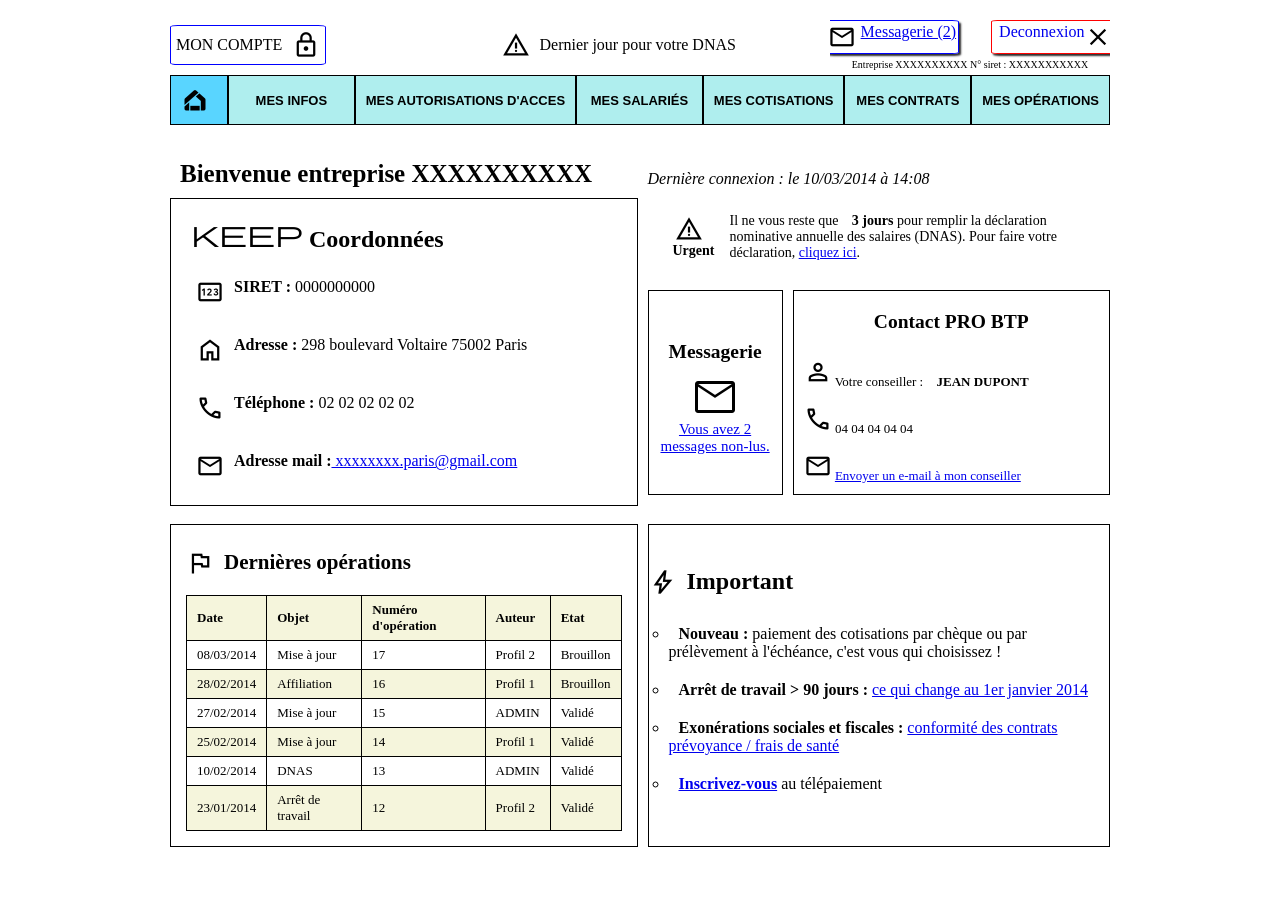
<file: maquette_CSS_pur/index.html>
<!DOCTYPE html>
<html lang="fr">
  <head>
    <meta charset="UTF-8" />
    <meta name="viewport" content="width=device-width, initial-scale=1.0" />
    <link
      href="https://fonts.googleapis.com/css2?family=Material+Symbols+Outlined"
      rel="stylesheet"
    />
    <style>
      .material-symbols-outlined {
        font-family: "Material Symbols Outlined";
        font-weight: normal;
        font-style: normal;
        font-size: 28px;
        display: inline-block;
        line-height: 1;
        text-transform: none;
        letter-spacing: normal;
        word-wrap: normal;
        white-space: nowrap;
        direction: ltr;
      }
    </style>
    <link rel="stylesheet" href="/maquette_CSS_pur/style.css" />
    <title>Maquette2</title>
  </head>
  <body>
    <div id="conteneur">
      <header class="grid">
        <!-- MON COMPTE -->
        <div id="moncompte">
          <p><a href="#">MON COMPTE</a></p>
          <span class="material-symbols-outlined"> lock </span>
        </div>
        <!-- INFOS -->
        <div id="infos">
          <span class="material-symbols-outlined"> warning </span>
          <p>Dernier jour pour votre DNAS</p>
        </div>
        <!-- ==================== ZONE DECONNEXION / MESSAGERIE =====================-->
        <div id="zonedeco">
          <div id="blocdeco">
            <div id="messagelink">
              <span class="material-symbols-outlined" id="maillogo">
                mail
              </span>
              <a href="ms-outlook:">Messagerie (2)</a>
            </div>
            <div id="decolink">
              <a href="/maquette_CSS_pur/deconnexion.html">Deconnexion</a>
              <span class="material-symbols-outlined"> close </span>
            </div>
          </div>
          <p id="siret">Entreprise XXXXXXXXXX N° siret : XXXXXXXXXXX</p>
        </div>
        <!-- NAVIGATION -->
        <nav id="nav">
          <ul>
            <li class="homebutton">
              <span class="material-symbols-outlined">home_app_logo</span>
            </li>
            <li><a href="#">MES INFOS</a></li>
            <li><a href="#">MES AUTORISATIONS D'ACCES</a></li>
            <li><a href="#">MES SALARIÉS</a></li>
            <li><a href="#">MES COTISATIONS</a></li>
            <li><a href="#">MES CONTRATS</a></li>
            <li><a href="#">MES OPÉRATIONS</a></li>
          </ul>
        </nav>
      </header>

      <!--=========================== ZONE COORDONNEES ============================-->
      <main class="content">
        <section id="coordonnees">
          <h1>Bienvenue entreprise XXXXXXXXXX</h1>
          <div id="zonecoordonnees">
            <h2>
              <span class="material-symbols-outlined"> keep </span> Coordonnées
            </h2>

            <div class="symbolscoodonnees">
              <span class="material-symbols-outlined"> pin </span>
              <p><strong>SIRET :</strong> 0000000000</p>
            </div>
            <div class="symbolscoodonnees">
              <span class="material-symbols-outlined"> home </span>
              <p>
                <strong>Adresse :</strong> 298 boulevard Voltaire 75002 Paris
              </p>
            </div>
            <div class="symbolscoodonnees">
              <span class="material-symbols-outlined"> call </span>
              <p><strong> Téléphone :</strong> 02 02 02 02 02</p>
            </div>
            <div class="symbolscoodonnees">
              <span class="material-symbols-outlined"> mail </span>
              <p>
                <strong> Adresse mail :</strong
                ><a href="mailto:xxxxxxxx.paris@gmail.com">
                  xxxxxxxx.paris@gmail.com</a
                >
              </p>
            </div>
          </div>
        </section>
        <!-- ============================== ZONE WARNING DOTTED ======================-->
        <section id="zone-droite">
          <div id="derniereco">Dernière connexion : le 10/03/2014 à 14:08</div>
          <div id="warning-box">
            <div class="logowarning">
              <span class="material-symbols-outlined">warning</span>
              <strong>Urgent</strong>
            </div>
            <p>
              Il ne vous reste que <strong>3 jours</strong> pour remplir la
              déclaration nominative annuelle des salaires (DNAS). Pour faire
              votre déclaration, <a href="#">cliquez ici</a>.
            </p>
          </div>

          <!-- ZONE MESSAGERIE -->
          <div id="wrapper">
            <div id="messagebox">
              <h2>Messagerie</h2>
              <span class="material-symbols-outlined mail-icon"> mail </span>
              <a href="ms-outlook:"> <p>Vous avez 2 messages non-lus.</p> </a>
            </div>
            <!-- ZONE CONTACT BTP -->
            <div id="contactbox">
              <div id="contacth2">
                <h2>Contact PRO BTP</h2>
              </div>
              <p>
                <span class="material-symbols-outlined">person</span> Votre
                conseiller : <strong>JEAN DUPONT</strong>
              </p>
              <p>
                <span class="material-symbols-outlined">call</span> 04 04 04 04
                04
              </p>
              <p>
                <span class="material-symbols-outlined">mail</span>
                <a href="#">Envoyer un e-mail à mon conseiller</a>
              </p>
            </div>
          </div>
        </section>
        <section id="tableau">
          <div id="tableauflag">
            <span class="material-symbols-outlined"> flag </span>
            <h2>Dernières opérations</h2>
          </div>
          <table>
            <thead>
              <tr>
                <th>Date</th>
                <th>Objet</th>
                <th>Numéro d'opération</th>
                <th>Auteur</th>
                <th>Etat</th>
              </tr>
            </thead>
            <tbody>
              <tr>
                <td>08/03/2014</td>
                <td>Mise à jour</td>
                <td>17</td>
                <td>Profil 2</td>
                <td>Brouillon</td>
              </tr>
              <tr>
                <td>28/02/2014</td>
                <td>Affiliation</td>
                <td>16</td>
                <td>Profil 1</td>
                <td>Brouillon</td>
              </tr>
              <tr>
                <td>27/02/2014</td>
                <td>Mise à jour</td>
                <td>15</td>
                <td>ADMIN</td>
                <td>Validé</td>
              </tr>
              <tr>
                <td>25/02/2014</td>
                <td>Mise à jour</td>
                <td>14</td>
                <td>Profil 1</td>
                <td>Validé</td>
              </tr>
              <tr>
                <td>10/02/2014</td>
                <td>DNAS</td>
                <td>13</td>
                <td>ADMIN</td>
                <td>Validé</td>
              </tr>
              <tr>
                <td>23/01/2014</td>
                <td>Arrêt de travail</td>
                <td>12</td>
                <td>Profil 2</td>
                <td>Validé</td>
              </tr>
            </tbody>
          </table>
        </section>

        <section id="important">
          <div id="importanth2">
            <span class="material-symbols-outlined">bolt</span>
            <h2>Important</h2>
          </div>
          <ul>
            <li>
              <strong>Nouveau :</strong> paiement des cotisations par chèque ou
              par prélèvement à l'échéance, c'est vous qui choisissez !
            </li>
            <li>
              <strong>Arrêt de travail &gt; 90 jours :</strong>
              <a href="#">ce qui change au 1er janvier 2014</a>
            </li>
            <li>
              <strong>Exonérations sociales et fiscales :</strong>
              <a href="#"
                >conformité des contrats prévoyance / frais de santé</a
              >
            </li>
            <li>
              <a href="#"><strong>Inscrivez-vous</strong></a> au télépaiement
            </li>
          </ul>
        </section>
      </main>
    </div>
  </body>
</html>
</file>
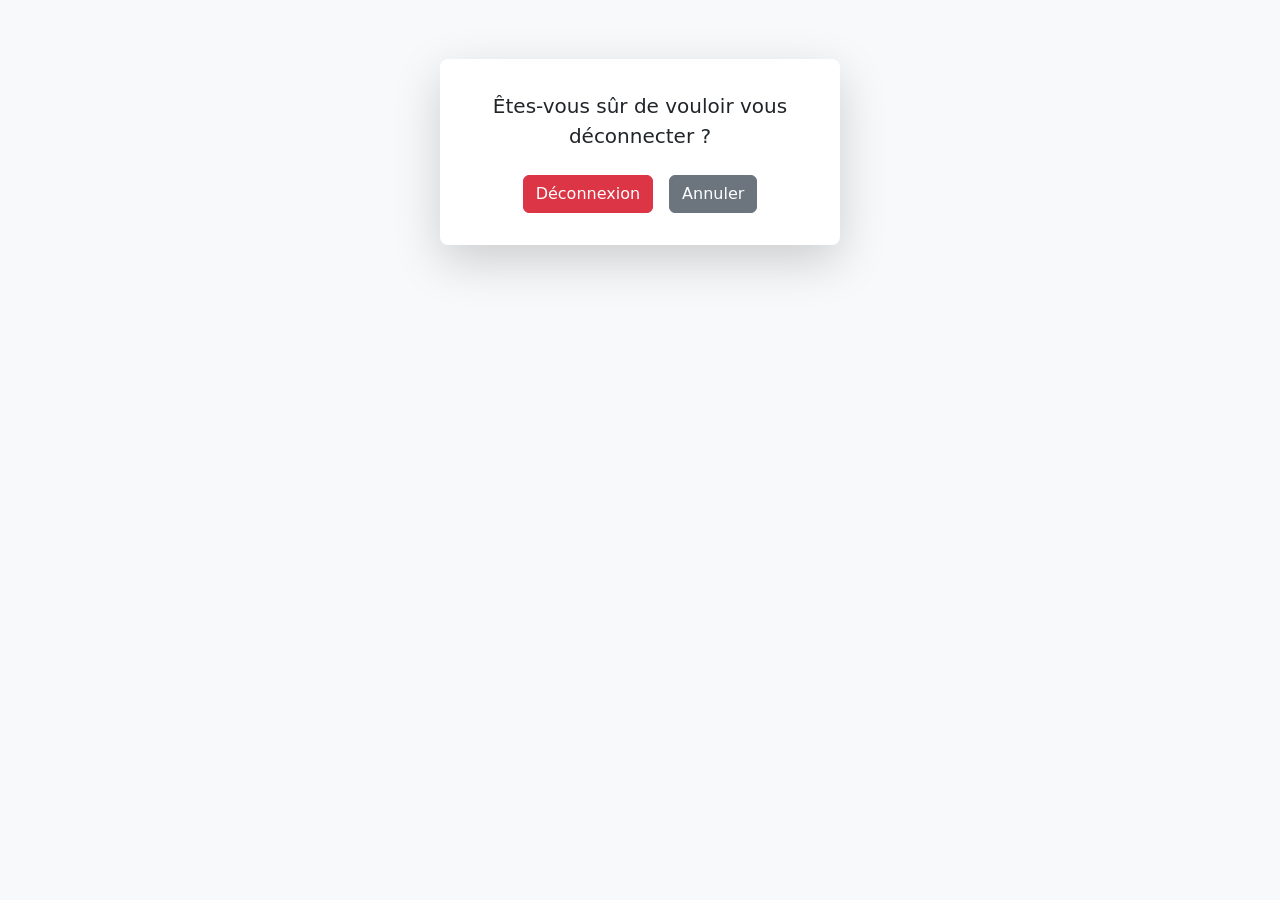
<file: maquette_Bootstrap/deconnexionBS.html>
<!DOCTYPE html>
<html lang="fr">
  <head>
    <meta charset="UTF-8" />
    <meta name="viewport" content="width=device-width, initial-scale=1.0" />
    <link
      href="https://cdn.jsdelivr.net/npm/bootstrap@5.3.8/dist/css/bootstrap.min.css"
      rel="stylesheet"
      integrity="sha384-sRIl4kxILFvY47J16cr9ZwB07vP4J8+LH7qKQnuqkuIAvNWLzeN8tE5YBujZqJLB"
      crossorigin="anonymous"
    />
    <link
      href="https://fonts.googleapis.com/css2?family=Material+Symbols+Outlined"
      rel="stylesheet"
    />

    <style>
      body {
        height: 16rem;
      }
      .popup-box {
        max-width: 400px;
        width: 100%;
        padding: 2rem;
      }
    </style>
    <title>Déconnexion</title>
  </head>
  <body class="d-flex justify-content-center align-items-center bg-light">
    <div
      class="container popup-box text-center rounded-3 shadow-lg bg-white mt-5"
    >
      <p class="mb-4 fs-5">Êtes-vous sûr de vouloir vous déconnecter ?</p>
      <div class="d-flex justify-content-center gap-3">
        <input
          type="button"
          value="Déconnexion"
          onclick="window.location.href='merciBS.html'"
          class="btn btn-danger"
        />
        <input
          type="button"
          value="Annuler"
          onclick="window.location.href='indexBS.html'"
          class="btn btn-secondary"
        />
      </div>
    </div>
  </body>
</html>
</file>
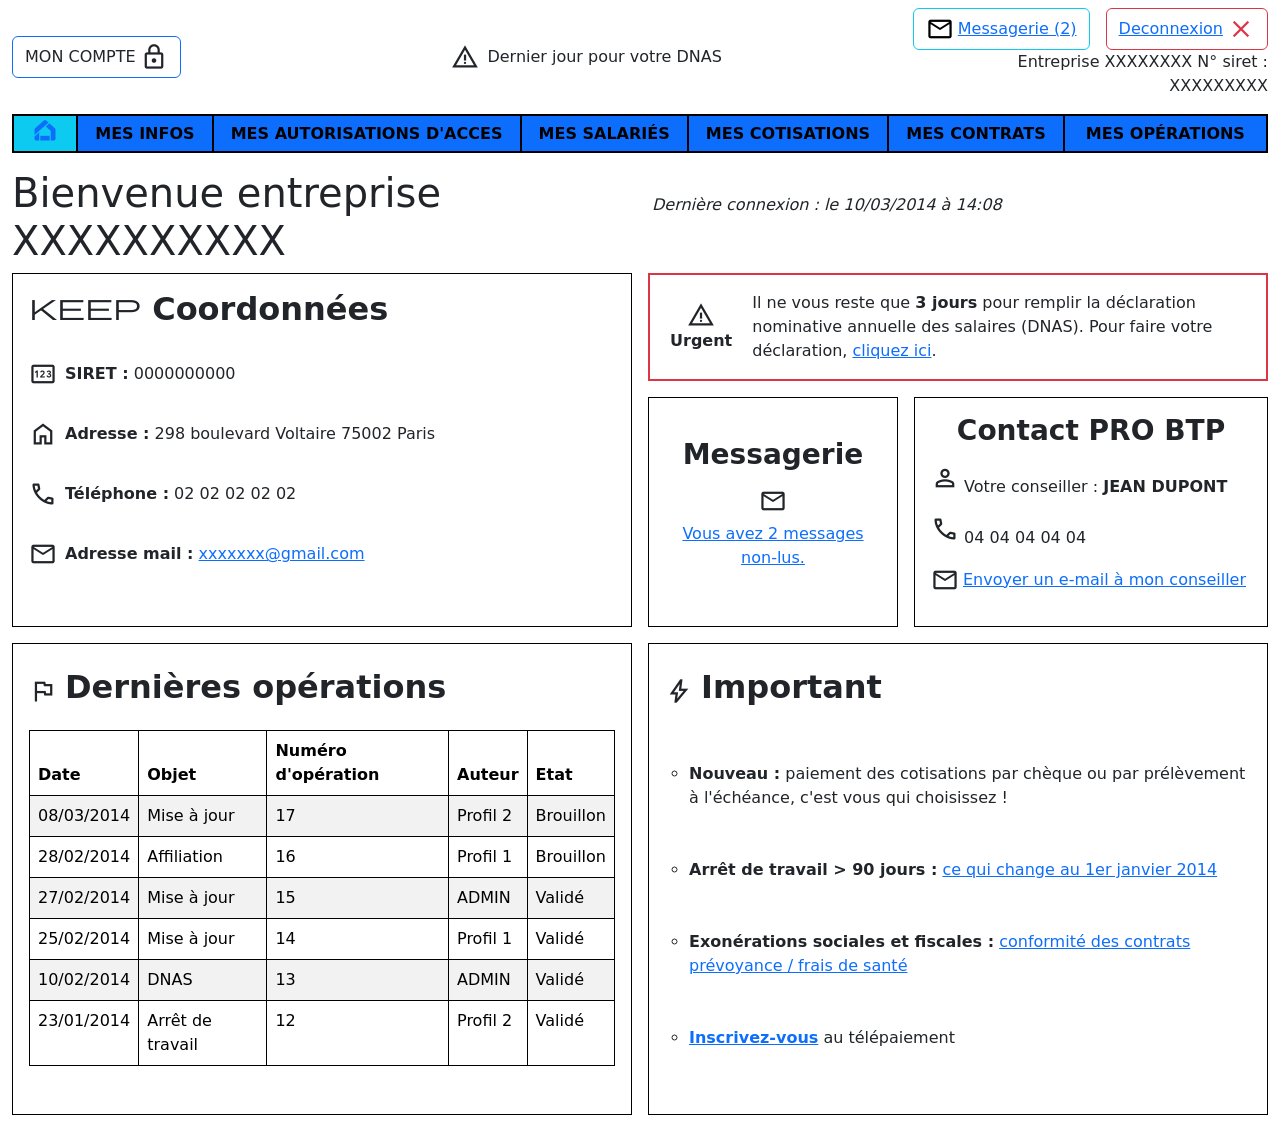
<file: maquette_Bootstrap/indexBS.html>
<!DOCTYPE html>
<html lang="fr">
  <head>
    <meta charset="UTF-8" />
    <meta name="viewport" content="width=device-width, initial-scale=1.0" />
    <link
      href="https://cdn.jsdelivr.net/npm/bootstrap@5.3.8/dist/css/bootstrap.min.css"
      rel="stylesheet"
      integrity="sha384-sRIl4kxILFvY47J16cr9ZwB07vP4J8+LH7qKQnuqkuIAvNWLzeN8tE5YBujZqJLB"
      crossorigin="anonymous"
    />
    <link
      href="https://fonts.googleapis.com/css2?family=Material+Symbols+Outlined"
      rel="stylesheet"
    />
    <style>
      .material-symbols-outlined {
        font-family: "Material Symbols Outlined";
        font-weight: normal;
        font-style: normal;
        font-size: 28px;
        display: inline-block;
        line-height: 1;
        text-transform: none;
        letter-spacing: normal;
        word-wrap: normal;
        white-space: nowrap;
        direction: ltr;
      }
      thead.bg-info-subtle {
        background-color: #cff4fc !important;
      }
      .list-circle {
        list-style-type: circle;
      }
    </style>
    <title>Maquette2</title>
  </head>
  <body>
    <div class="container-fluid">
      <header class="row">
        <!-- MON COMPTE -->
        <div
          class="moncompte col-md-2 d-flex justify-content-start align-items-center"
        >
          <a
            href="#"
            class="d-flex align-items-center text-decoration-none btn btn-outline-primary link-dark"
          >
            <span>MON COMPTE</span>
            <span class="material-symbols-outlined ms-1">lock</span>
          </a>
        </div>
        <!-- INFOS -->
        <div
          class="infos col-md-3 offset-md-2 d-flex justify-content-center align-items-center"
        >
          <span class="material-symbols-outlined me-2">warning</span>
          <span>Dernier jour pour votre DNAS</span>
        </div>
        <!-- ZONE DECONNEXION / MESSAGERIE -->
        <div
          class="zonedeco col-md-3 ms-auto d-flex flex-column justify-content-center"
        >
          <div class="d-flex justify-content-end gap-3 mt-2">
            <div
              class="messagelink d-flex align-items-center gap-1 btn btn-outline-info text-nowrap"
            >
              <span class="material-symbols-outlined text-black">mail</span>
              <a href="ms-outlook:">Messagerie (2)</a>
            </div>
            <div
              class="decolink d-flex align-items-center gap-1 btn btn-outline-danger"
            >
              <a href="/maquette_Bootstrap/deconnexionBS.html">Deconnexion</a>
              <span class="material-symbols-outlined">close</span>
            </div>
          </div>
          <p class="siret text-end">Entreprise XXXXXXXX N° siret : XXXXXXXXX</p>
        </div>
      </header>
      <!-- NAVIGATION -->
      <nav class="row">
        <div class="col-md-12">
          <ul
            class="d-flex justify-content-between bg-primary border border-black list-unstyled"
          >
            <li
              class="homebutton d-flex align-items-center justify-content-center fw-bold text-decoration-none border border-black w-auto flex-grow-1 bg-info"
            >
              <a href="#"
                ><span class="material-symbols-outlined">home_app_logo</span></a
              >
            </li>
            <li
              class="d-flex align-items-center justify-content-center fw-bold text-nowrap border border-black w-auto flex-grow-1"
            >
              <a href="#" class="text-decoration-none text-black">MES INFOS</a>
            </li>
            <li
              class="d-flex align-items-center justify-content-center fw-bold text-nowrap border border-black w-auto flex-grow-1"
            >
              <a href="#" class="text-decoration-none text-black"
                >MES AUTORISATIONS D'ACCES</a
              >
            </li>
            <li
              class="d-flex align-items-center justify-content-center fw-bold text-nowrap border border-black w-auto flex-grow-1"
            >
              <a href="#" class="text-decoration-none text-black"
                >MES SALARIÉS</a
              >
            </li>
            <li
              class="d-flex align-items-center justify-content-center fw-bold text-nowrap border border-black w-auto flex-grow-1"
            >
              <a href="#" class="text-decoration-none text-black"
                >MES COTISATIONS</a
              >
            </li>
            <li
              class="d-flex align-items-center justify-content-center fw-bold text-nowrap border border-black w-auto flex-grow-1"
            >
              <a href="#" class="text-decoration-none text-black"
                >MES CONTRATS</a
              >
            </li>
            <li
              class="d-flex align-items-center justify-content-center fw-bold text-nowrap border border-black w-auto p-1 flex-grow-1"
            >
              <a href="#" class="text-decoration-none text-black"
                >MES OPÉRATIONS</a
              >
            </li>
          </ul>
        </div>
      </nav>

      <!-- BLOCS du HAUT -->
      <main>
        <div class="bloc_un row d-flex">
          <div class="col-md-6">
            <h1>Bienvenue entreprise XXXXXXXXXX</h1>
          </div>
          <div class="derniereco col-md-6 fst-italic mt-4 ps-7">
            <span>Dernière connexion : le 10/03/2014 à 14:08</span>
          </div>
        </div>
        <section class="zone-haut row align-items-stretch gx-3">
          <!-- Colonne de gauche : Coordonnées -->
          <div class="col-md-6">
            <div class="zonecoordonnees border border-black p-3 h-100">
              <h2 class="pb-3 mb-3 fw-bolder">
                <span class="material-symbols-outlined">keep</span>
                Coordonnées
              </h2>
              <div class="d-flex align-items-center pb-3 mb-3">
                <span class="material-symbols-outlined me-2">pin</span>
                <p class="mb-0"><strong>SIRET :</strong> 0000000000</p>
              </div>
              <div class="d-flex align-items-center pb-3 mb-3">
                <span class="material-symbols-outlined me-2">home</span>
                <p class="mb-0">
                  <strong>Adresse :</strong> 298 boulevard Voltaire 75002 Paris
                </p>
              </div>
              <div class="d-flex align-items-center pb-3 mb-3">
                <span class="material-symbols-outlined me-2">call</span>
                <p class="mb-0"><strong>Téléphone :</strong> 02 02 02 02 02</p>
              </div>
              <div class="d-flex align-items-center pb-3 mb-3">
                <span class="material-symbols-outlined me-2">mail</span>
                <p class="mb-0">
                  <strong>Adresse mail :</strong>
                  <a href="mailto:xxxxxxx@gmail.com">xxxxxxx@gmail.com</a>
                </p>
              </div>
            </div>
          </div>

          <!-- Colonne de droite : Warning + Messagerie + Contact -->
          <div class="bloc_deux col-md-6 d-flex flex-column w-50">
            <div class="bloc_deux d-flex flex-column h-100">
              <!-- Zone Warning -->
              <div class="zone-warning border border-2 border-danger p-3">
                <div class="warning-box d-flex align-items-center">
                  <div
                    class="logowarning d-flex flex-column justify-content-center align-content-center text-center p-1 me-3"
                  >
                    <span class="material-symbols-outlined">warning</span>
                    <strong>Urgent</strong>
                  </div>
                  <p class="mb-0">
                    Il ne vous reste que <strong>3 jours</strong> pour remplir
                    la déclaration nominative annuelle des salaires (DNAS). Pour
                    faire votre déclaration, <a href="#">cliquez ici</a>.
                  </p>
                </div>
              </div>
            </div>

            <!-- Zone Messagerie + Contact BTP -->
            <div class="d-flex flex-column flex-md-row gap-3 mt-3">
              <!-- Messagerie -->
              <div
                class="messagebox border border-black p-3 text-center align-content-center"
                style="width: 250px"
              >
                <h2 class="fs-3 mb-3 fw-bolder">Messagerie</h2>
                <span class="material-symbols-outlined mail-icon">mail</span>
                <a href="ms-outlook:">
                  <p class="fs-6">Vous avez 2 messages non-lus.</p>
                </a>
              </div>

              <!-- Contact BTP -->
              <div
                class="contactbox border border-black p-3 d-flex flex-column justify-content-center flex-grow-1"
              >
                <h2 class="text-center fs-3 mb-3 fw-bolder">Contact PRO BTP</h2>
                <p class="fs-6">
                  <span class="material-symbols-outlined">person</span> Votre
                  conseiller :
                  <strong>JEAN DUPONT</strong>
                </p>
                <p class="fs-6">
                  <span class="material-symbols-outlined">call</span> 04 04 04
                  04 04
                </p>
                <p class="d-inline-flex align-items-center fs-6">
                  <span class="material-symbols-outlined me-1">mail</span>
                  <a href="#">Envoyer un e-mail à mon conseiller</a>
                </p>
              </div>
            </div>
          </div>
        </section>

        <!-- BLOCS DU BAS -->
        <section class="zone-bas d-flex gap-3 mb-4">
          <div class="bloc_trois border border-black p-3 w-50 mt-3">
            <div
              class="tableauflag d-inline-flex text-start align-items-center pt-2 pb-3"
            >
              <span class="material-symbols-outlined me-2">flag</span>
              <h2 class="fw-bolder">Dernières opérations</h2>
            </div>
            <table class="table table-bordered table-striped w-100">
              <thead class="bg-info-subtle">
                <tr>
                  <th class="border border-black text-start">Date</th>
                  <th class="border border-black text-start">Objet</th>
                  <th class="border border-black text-start">
                    Numéro d'opération
                  </th>
                  <th class="border border-black text-start">Auteur</th>
                  <th class="border border-black text-start">Etat</th>
                </tr>
              </thead>
              <tbody>
                <tr>
                  <td class="border border-black text-start">08/03/2014</td>
                  <td class="border border-black text-start">Mise à jour</td>
                  <td class="border border-black text-start">17</td>
                  <td class="border border-black text-start">Profil 2</td>
                  <td class="border border-black text-start">Brouillon</td>
                </tr>
                <tr>
                  <td class="border border-black text-start">28/02/2014</td>
                  <td class="border border-black text-start">Affiliation</td>
                  <td class="border border-black text-start">16</td>
                  <td class="border border-black text-start">Profil 1</td>
                  <td class="border border-black text-start">Brouillon</td>
                </tr>
                <tr>
                  <td class="border border-black text-start">27/02/2014</td>
                  <td class="border border-black text-start">Mise à jour</td>
                  <td class="border border-black text-start">15</td>
                  <td class="border border-black text-start">ADMIN</td>
                  <td class="border border-black text-start">Validé</td>
                </tr>
                <tr>
                  <td class="border border-black text-start">25/02/2014</td>
                  <td class="border border-black text-start">Mise à jour</td>
                  <td class="border border-black text-start">14</td>
                  <td class="border border-black text-start">Profil 1</td>
                  <td class="border border-black text-start">Validé</td>
                </tr>
                <tr>
                  <td class="border border-black text-start">10/02/2014</td>
                  <td class="border border-black text-start">DNAS</td>
                  <td class="border border-black text-start">13</td>
                  <td class="border border-black text-start">ADMIN</td>
                  <td class="border border-black text-start">Validé</td>
                </tr>
                <tr>
                  <td class="border border-black text-start">23/01/2014</td>
                  <td class="border border-black text-start">
                    Arrêt de travail
                  </td>
                  <td class="border border-black text-start">12</td>
                  <td class="border border-black text-start">Profil 2</td>
                  <td class="border border-black text-start">Validé</td>
                </tr>
              </tbody>
            </table>
          </div>
          <div class="bloc_quatre border border-black p-3 w-50 mt-3">
            <div class="importanth2 d-flex align-items-center mb-5 mt-2">
              <span class="material-symbols-outlined me-2">bolt</span>
              <h2 class="fw-bolder text-start">Important</h2>
            </div>
            <ul class="list-circle ps-4">
              <li class="mb-5">
                <strong>Nouveau :</strong> paiement des cotisations par chèque
                ou par prélèvement à l'échéance, c'est vous qui choisissez !
              </li>
              <li class="mb-5">
                <strong>Arrêt de travail > 90 jours :</strong>
                <a href="#">ce qui change au 1er janvier 2014</a>
              </li>
              <li class="mb-5">
                <strong>Exonérations sociales et fiscales :</strong>
                <a href="#"
                  >conformité des contrats prévoyance / frais de santé</a
                >
              </li>
              <li class="mb-5">
                <a href="#"><strong>Inscrivez-vous</strong></a> au télépaiement
              </li>
            </ul>
          </div>
        </section>
      </main>
    </div>
    <footer></footer>
  </body>
</html>
</file>
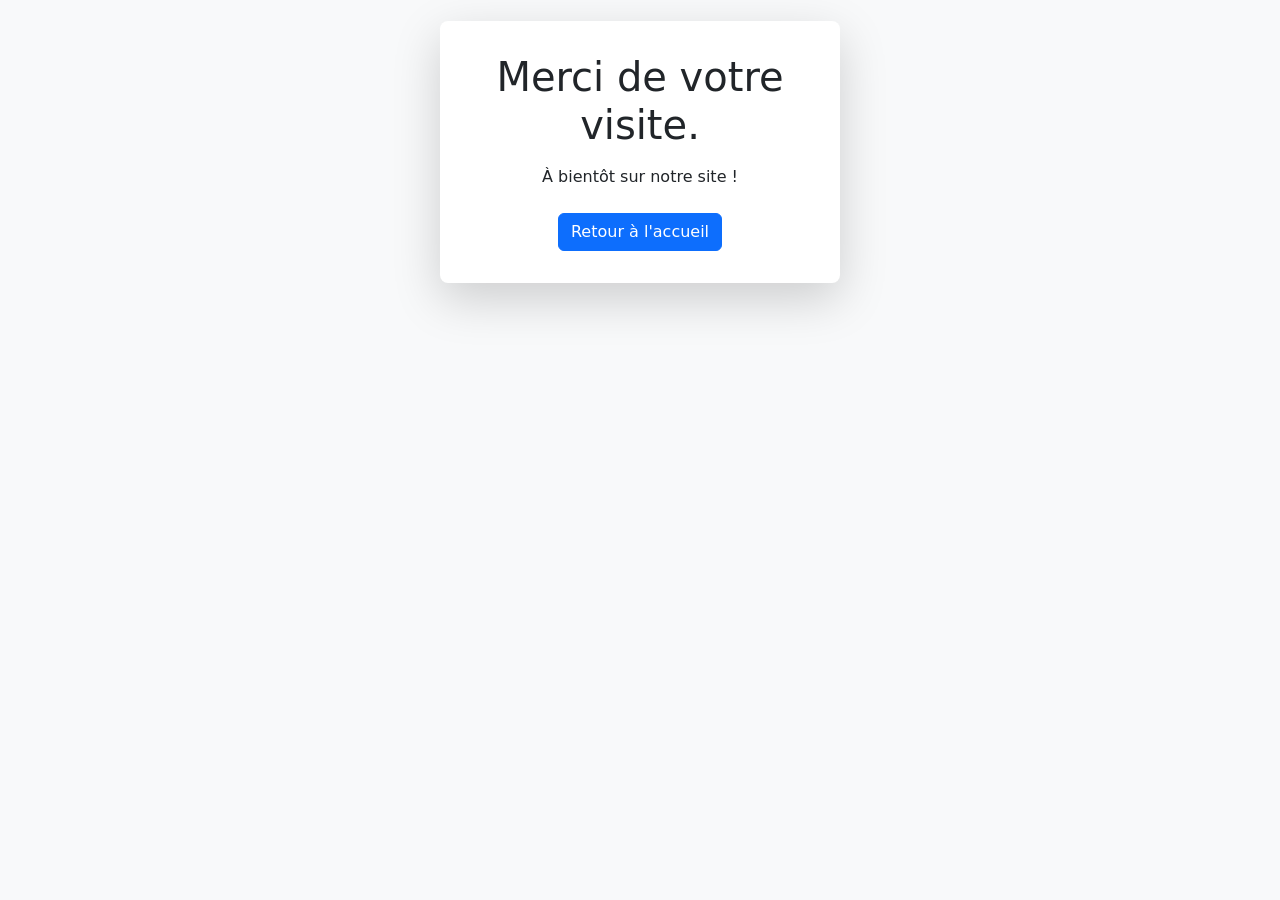
<file: maquette_Bootstrap/merciBS.html>
<!DOCTYPE html>
<html lang="fr">
  <head>
    <meta charset="UTF-8" />
    <meta name="viewport" content="width=device-width, initial-scale=1.0" />
    <link
      href="https://cdn.jsdelivr.net/npm/bootstrap@5.3.8/dist/css/bootstrap.min.css"
      rel="stylesheet"
      integrity="sha384-sRIl4kxILFvY47J16cr9ZwB07vP4J8+LH7qKQnuqkuIAvNWLzeN8tE5YBujZqJLB"
      crossorigin="anonymous"
    />
    <link
      href="https://fonts.googleapis.com/css2?family=Material+Symbols+Outlined"
      rel="stylesheet"
    />
    <style>
      body {
        height: 16rem;
      }
      .merci-box {
        max-width: 400px;
        width: 100%;
        padding: 2rem;
      }
    </style>
    <title>Merci</title>
  </head>
  <body class="d-flex justify-content-center align-items-center bg-light">
    <div
      class="container merci-box text-center rounded-3 shadow-lg bg-white mt-5"
    >
      <h1 class="mb-3">Merci de votre visite.</h1>
      <p class="mb-4">À bientôt sur notre site !</p>
      <a href="indexBS.html" class="btn btn-primary">Retour à l'accueil</a>
    </div>
  </body>
</html>
</file>
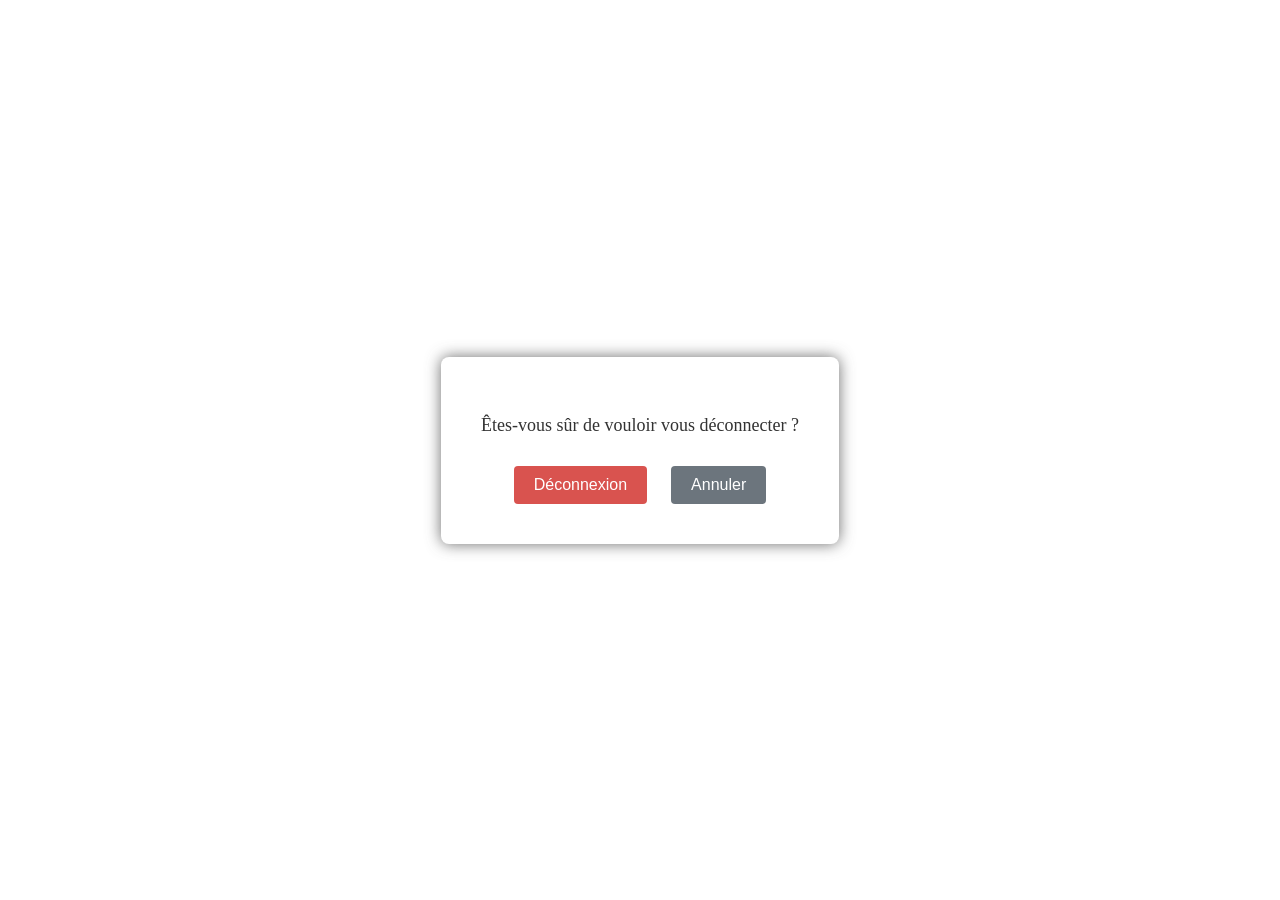
<file: maquette_CSS_pur/deconnexion.html>
<!DOCTYPE html>
<html lang="fr">
  <head>
    <meta charset="UTF-8" />
    <meta name="viewport" content="width=device-width, initial-scale=1.0" />
    <link rel="stylesheet" href="/maquette_CSS_pur/decostyle.css" />
    <title>Déconnexion</title>
  </head>
  <body>
    <section class="container">
      <p>Êtes-vous sûr de vouloir vous déconnecter ?</p>
      <input
        type="button"
        name="Déconnection"
        value="Déconnexion"
        onclick="window.location.href='merci.html'"
        id="deconnexion"
      />
      <input
        type="button"
        name="Annuler"
        value="Annuler"
        onclick="window.location.href='index.html'"
        id="annuler"
      />
    </section>
  </body>
</html>
</file>
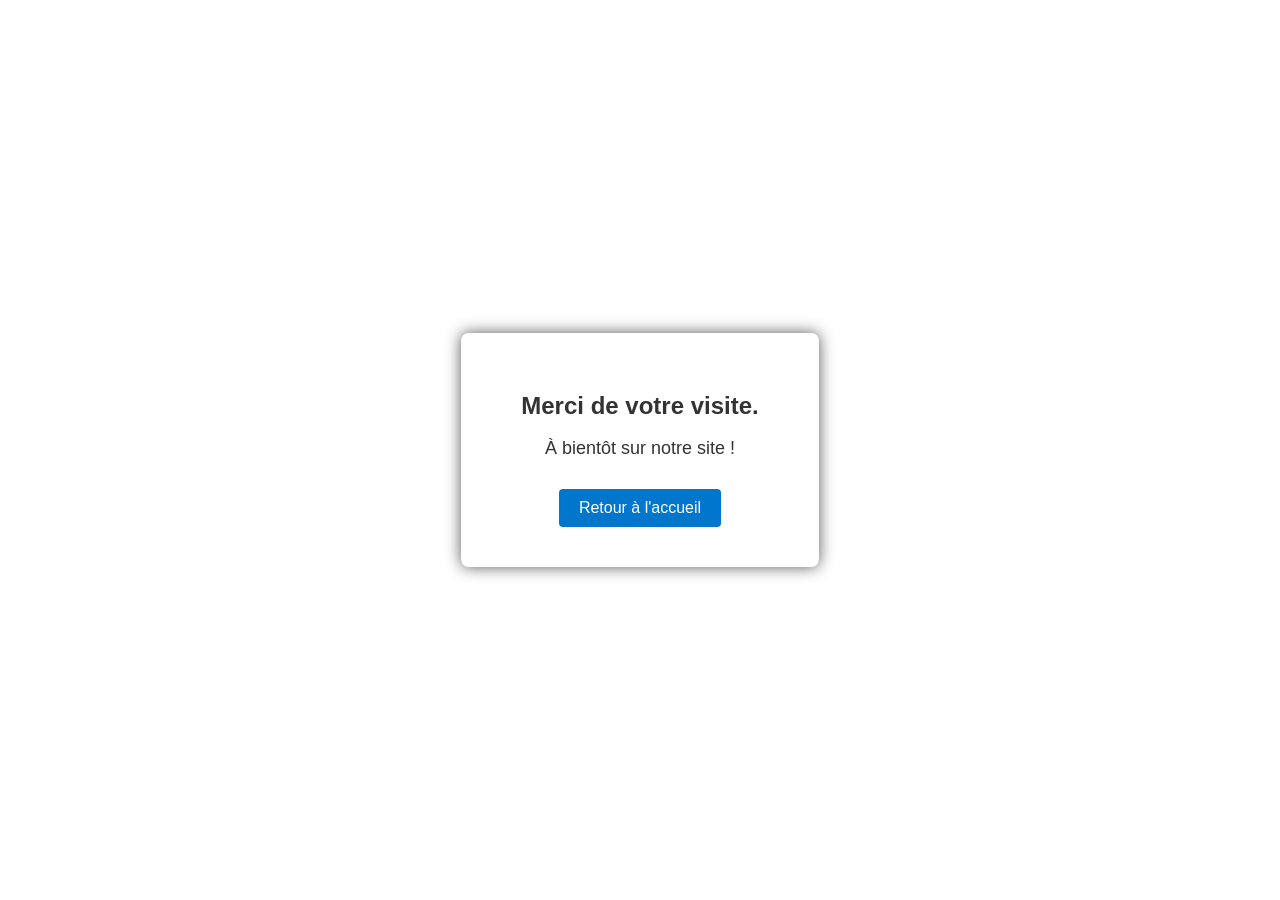
<file: maquette_CSS_pur/merci.html>
<!DOCTYPE html>
<html lang="fr">
  <head>
    <meta charset="UTF-8" />
    <meta name="viewport" content="width=device-width, initial-scale=1.0" />
    <link rel="stylesheet" href="/maquette_CSS_pur/mercistyle.css" />
    <title>Merci</title>
  </head>
  <body>
    <section class="container">
      <h1>Merci de votre visite.</h1>
      <p>À bientôt sur notre site !</p>
      <a href="index.html" class="button">Retour à l'accueil</a>
    </section>
  </body>
</html>
</file>
<file: maquette_CSS_pur/style.css>
* {
  margin: 0;
  padding: 0;
  box-sizing: border-box;
}

#conteneur {
  width: 960px;
  margin: 20px auto;
  padding: 0 10px;
}

.grid,
.content {
  width: 100%;
  display: grid;
  grid-template-columns: repeat(12, 1fr);
  gap: 5px;
  margin: 0 auto;
}

h1 {
  font-size: 25px;
  padding: 10px;
}

h2 {
  margin: 10px;
}

strong {
  margin-left: 10px;
}

/* ================================ HEADER ================================== */
#moncompte {
  grid-column: 1 / 2;
  grid-row: 1;
  display: flex;
  justify-content: center;
  align-items: center;
  padding: 5px;
  align-self: center;
  white-space: nowrap;
  border-radius: 5%;
  border: 1px solid blue;
}

#moncompte a {
  text-decoration: none;
  color: black;
}

#moncompte:hover {
  text-decoration: underline;
  background-color: rgb(127, 174, 255);
}

#moncompte .material-symbols-outlined {
  margin-left: 10px;
}

.mail-icon {
  font-size: 48px;
}

#infos {
  grid-column: 3 / 9;
  grid-row: 1;
  display: flex;
  justify-content: center;
  align-items: center;
  align-self: center;
}

#infos span {
  display: inline-flex;
  margin: 10px;
}

/* NAV */
#nav {
  grid-row: 2;
  grid-column: 1 / 13;
  background-color: chartreuse;
}

#nav ul {
  display: flex;
  list-style: none;
  padding: 0;
  margin: 0;
  font-size: 0;
  gap: 0;
  text-decoration: none;
}

#nav li {
  width: 100%;
  display: flex;
  align-items: center;
  justify-content: center;
  border: 1px solid black;
  background-color: paleturquoise;
  font-size: 13px;
  padding: 10px;
  font-family: sans-serif;
  font-weight: bold;
  text-transform: uppercase;
  white-space: nowrap;
}

#nav li span.material-symbols-outlined {
  margin-right: 8px;
}

#nav li.homebutton {
  background-color: rgb(89, 213, 255);
  justify-content: center;
  width: auto;
}

#nav a {
  text-decoration: none;
  color: black;
}

/* Zone deco / messagerie */
#zonedeco {
  grid-row: 1;
  grid-column: 9 / 13;
  display: flex;
  flex-direction: column;
  justify-content: center;
  align-items: center;
  overflow-x: hidden;
  max-width: 100%;
}

#decolink a {
  padding-left: 5px;
}

#blocdeco {
  display: flex;
  justify-content: center;
  gap: 2rem;
  max-width: 100%;
}

#siret {
  text-align: center;
  font-size: 10px;
  margin-top: 5px;
  white-space: nowrap;
}

#messagelink {
  padding: 2px;
  display: flex;
  justify-content: center;
  align-content: center;
  gap: 5px;
  white-space: nowrap;
  border: 1px solid blue;
  border-radius: 5%;
  box-shadow: 2px 2px 2px rgb(45, 44, 45);
}

#messagelink:hover {
  background-color: rgb(127, 174, 255);
}

#decolink {
  padding: 2px;
  display: flex;
  justify-content: center;
  align-content: center;
  border: 1px solid red;
  border-radius: 5%;
  box-shadow: 2px 2px 2px rgb(45, 44, 45);
}

#decolink:hover {
  background-color: rgb(255, 132, 132);
}

#decolink a {
  text-decoration: none;
}

/* =============================== ZONE MAIN ================================ */

/* BLOC 1 COORDONNEES */
#coordonnees {
  grid-row: 3 / 8;
  grid-column: 1 / 7;
  margin-top: 15px;
}

#zonecoordonnees {
  border: 1px solid;
  padding: 10px;
}

.symbolscoodonnees {
  display: inline-flex;
  margin: 15px;
}

/* BLOC 2 WARNING */
#derniereco {
  font-style: italic;
}

#zone-droite {
  grid-row: 3 / 5;
  grid-column: 7 / 13;
  display: flex;
  flex-wrap: wrap;
  gap: 10px;
  margin-left: 5px;
  margin-top: 35px;
}

@keyframes glow-border {
  0% {
    box-shadow: 0 0 5px red;
  }
  50% {
    box-shadow: 0 0 8px red;
  }
  100% {
    box-shadow: 0 0 5px red;
  }
}

#warning-box {
  width: 100%;
  border-radius: 2%;
  margin-bottom: 4px;
  padding: 15px;
  display: flex;
  align-items: center;
  gap: 15px;
  font-size: 14px;
  animation: glow-border 1.5s infinite;
}

.logowarning {
  display: flex;
  flex-direction: column;
  justify-content: center;
  align-content: center;
  text-align: center;
  font-weight: bold;
}

/* BLOC 2 MESSAGERIE + CONTANT BTP */
#wrapper {
  display: flex;
  width: 100%;
}

#messagebox {
  display: flex;
  flex-direction: column;
  justify-content: center;
  align-items: center;
  text-align: center;
  margin-bottom: 4px;
  border: 1px solid black;
  padding: 10px;
  font-size: 13px;
  margin-right: 10px;
  flex: 0;
}

#messagebox p {
  font-size: 15px;
}

#contactbox {
  display: flex;
  flex-direction: column;
  border: 1px solid black;
  font-size: 13px;
  flex: 1;
  padding: 10px;
  margin-bottom: 4px;
}

#contacth2 {
  text-align: center;
  font-size: 13px;
}

#contactbox p {
  text-align: left;
  margin-top: 15px;
}

#contactbox p,
#contactbox span {
  text-align: left;
}

/* BLOC 3 TABLEAU */

#tableau {
  grid-row: 9 / 12;
  grid-column: 1 / 7;
  border: 1px solid black;
  padding: 15px;
  font-size: 14px;
}

#tableau table {
  width: 100%;
  border-collapse: collapse;
  font-size: 13px;
}

#tableau th,
#tableau td {
  border: 1px solid black;
  padding: 6px 10px;
  text-align: left;
}

#tableauflag {
  display: inline-flex;
  text-align: left;
  align-items: center;
  padding-bottom: 10px;
}

#tableau thead {
  background-color: beige;
}

#tableau tbody tr:nth-child(even) {
  background-color: beige;
}

/* BLOC 4 IMPORTANT */
#important li {
  list-style: circle;
  margin: 20px;
  margin-left: 20px;
}

#important {
  grid-row: 9 / 12;
  grid-column: 7 / 13;
  border: 1px solid;
  display: flex;
  flex-direction: column;
  justify-content: center;
  align-items: flex-start;
  margin-left: 5px;
}

#importanth2 {
  display: inline-flex;
  text-align: left;
  align-items: center;
}
</file>
<file: maquette_CSS_pur/decostyle.css>
body {
  height: 100vh;
  margin: 0;
  padding: 0;
  display: flex;
  justify-content: center;
  align-items: center;
  background-color: #ffffff;
}

.container {
  text-align: center;
  background-color: white;
  padding: 40px;
  border-radius: 8px;
  box-shadow: 0 0 15px rgba(71, 71, 71, 0.8);
}

p {
  font-size: 18px;
  margin-bottom: 30px;
  color: #333;
}

/* Boutons */
input[type="button"] {
  padding: 10px 20px;
  margin: 0 10px;
  font-size: 16px;
  border: none;
  border-radius: 4px;
  cursor: pointer;
  transition: background-color 0.3s;
}

#deconnexion {
  background-color: #d9534f;
  color: white;
}

#deconnexion:hover {
  background-color: #c9302c;
}

#annuler {
  background-color: #6c757d;
  color: white;
}

#annuler:hover {
  background-color: #5a6268;
}
</file>
<file: maquette_CSS_pur/mercistyle.css>
body {
  height: 100vh;
  margin: 0;
  padding: 0;
  display: flex;
  justify-content: center;
  align-items: center;
  font-family: Arial, sans-serif;
  background-color: #ffffff;
  color: #333;
}

.container {
  text-align: center;
  background-color: white;
  padding: 40px 60px;
  border-radius: 8px;
  box-shadow: 0 0 15px rgba(47, 47, 47, 0.8);
}

.container h1 {
  font-size: 24px;
  margin-bottom: 10px;
}

.container p {
  font-size: 18px;
  margin-bottom: 30px;
}

a.button {
  display: inline-block;
  padding: 10px 20px;
  background-color: #0077cc;
  color: white;
  text-decoration: none;
  border-radius: 4px;
  transition: background-color 0.3s;
}

a.button:hover {
  background-color: #005fa3;
}
</file>
